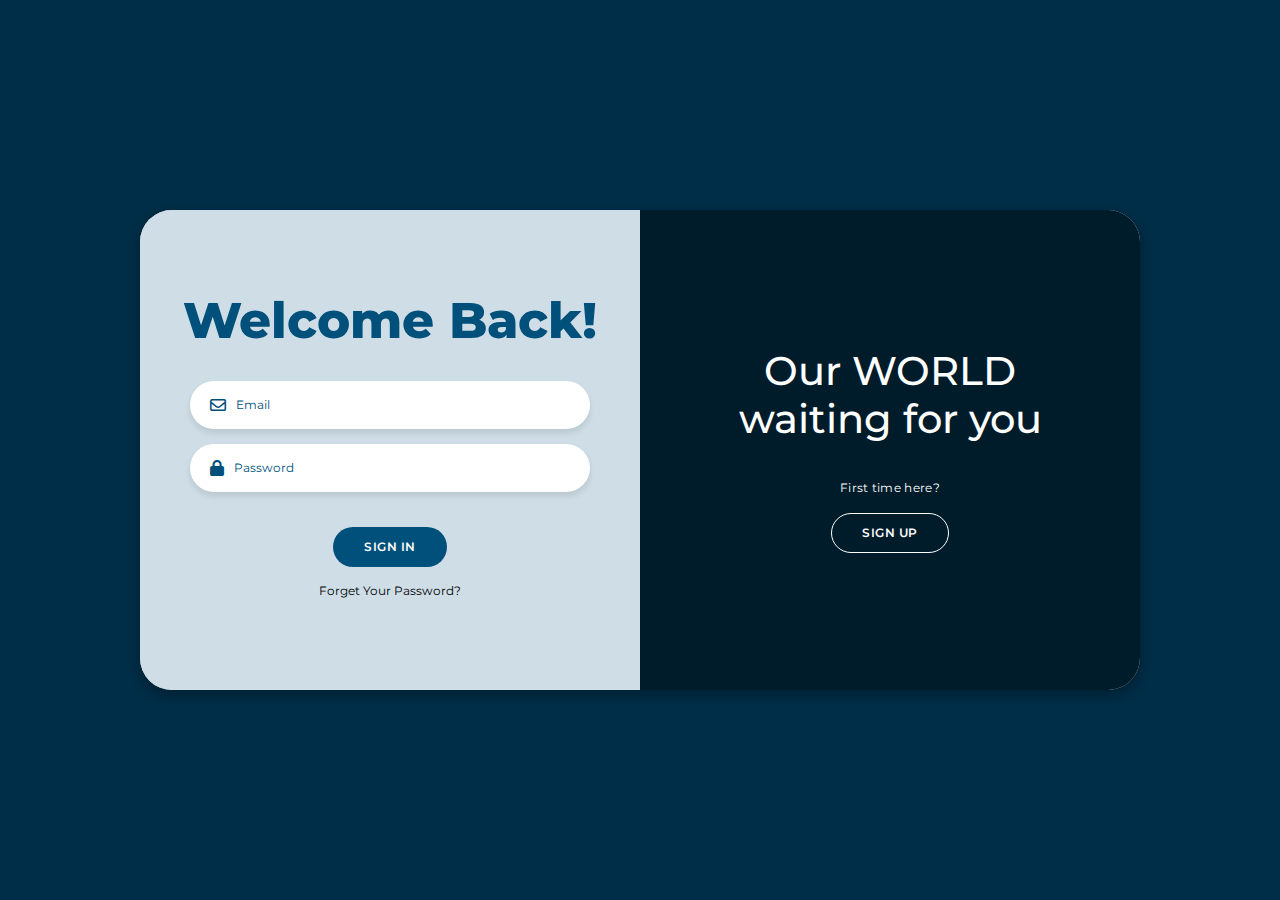
<file: index.html>
<!DOCTYPE html>
<html lang="en">
	<head>
		<meta charset="UTF-8" />
		<meta name="viewport" content="width=device-width, initial-scale=1.0" />
		<title>Login System</title>
		<link rel="preconnect" href="https://fonts.googleapis.com" />
		<link rel="preconnect" href="https://fonts.gstatic.com" crossorigin />
		<link
			href="https://fonts.googleapis.com/css2?family=Montserrat:ital,wght@0,100..900;1,100..900&family=Roboto:ital,wght@0,100;0,300;0,400;0,500;0,700;0,900;1,100;1,300;1,400;1,500;1,700;1,900&display=swap"
			rel="stylesheet"
		/>
		<link rel="stylesheet" href="css/all.min.css" />
		<link rel="stylesheet" href="css/bootstrap.min.css" />
		<link rel="stylesheet" href="css/style.css" />
	</head>
	<body class="d-flex align-items-center justify-content-center flex-column">
		<div class="container" id="container">
			<div class="form-container d-flex align-items-center justify-content-center flex-column sign-up">
					<h1>Hello There!</h1>
					<div
						class="signin_up-container d-flex align-items-center align-content-center flex-column"
					>
						<div class="input-field d-flex align-items-center w-100">
							<i class="fa-regular fa-user"></i>
							<input
								type="text"
								class="form-control"
								placeholder="Name"
								id="signupName"
							/>
						</div>
						<div class="input-field d-flex align-items-center w-100">
							<i class="fa-regular fa-envelope"></i>
							<input
								type="email"
								class="form-control"
								placeholder="Email"
								id="signupEmail"
							/>
						</div>
						<div class="input-field d-flex align-items-center w-100">
							<i class="fa-solid fa-lock"></i>
							<input
								type="password"
								class="form-control"
								placeholder="Password"
								id="signupPassword"
							/>
						</div>
						<div class="checkbox-container d-flex align-items-center gap-2 form-check">
							<input
								type="checkbox"
								class="form-check-input"
								id="conditions"
								required
							/>
							<label class="form-check-label" for="conditions">
								I've read and agree to
								<a href="#" class="condition">Terms & Conditions</a>
							</label>
						</div>
						<p id="signupIncorrect"></p>
						<button onclick="signUp()" class="btn btn-primary">Create Account</button>
					</div>
			</div>
			<div class="form-container d-flex align-items-center justify-content-center flex-column sign-in">
					<h1>Welcome Back!</h1>
					<div
						class="signin_up-container d-flex align-items-center align-content-center flex-column"
					>
						<div class="input-field d-flex align-items-center w-100">
							<i class="fa-regular fa-envelope"></i>
							<input
								type="email"
								class="form-control"
								placeholder="Email"
								autofocus
								id="signinEmail"
							/>
						</div>
						<div class="input-field d-flex align-items-center w-100">
							<i class="fa-solid fa-lock"></i>
							<input
								type="password"
								class="form-control"
								placeholder="Password"
								id="signinPassword"
							/>
						</div>
						<p id="signinIncorrect"></p>
						<button onclick="login()" class="btn btn-primary">Sign In</button>
						<a href="#">Forget Your Password?</a>
					</div>
			</div>
			<div class="toggle-container position-absolute overflow-hidden">
				<div class="toggle">
					<div class="toggle-panel d-flex align-items-center justify-content-center flex-column text-center position-absolute toggle-left">
						<h1>Join us to our <br />WORLD</h1>
						<p>Do you already join before?</p>
						<button class="hidden" id="login">Sign In</button>
					</div>
					<div class="toggle-panel d-flex align-items-center justify-content-center flex-column text-center position-absolute toggle-right">
						<h1>Our WORLD <br />waiting for you</h1>
						<p>First time here?</p>
						<button class="hidden" id="register">Sign Up</button>
					</div>
				</div>
			</div>
		</div>
		<script src="js/main.js"></script>
	</body>
</html>
</file>
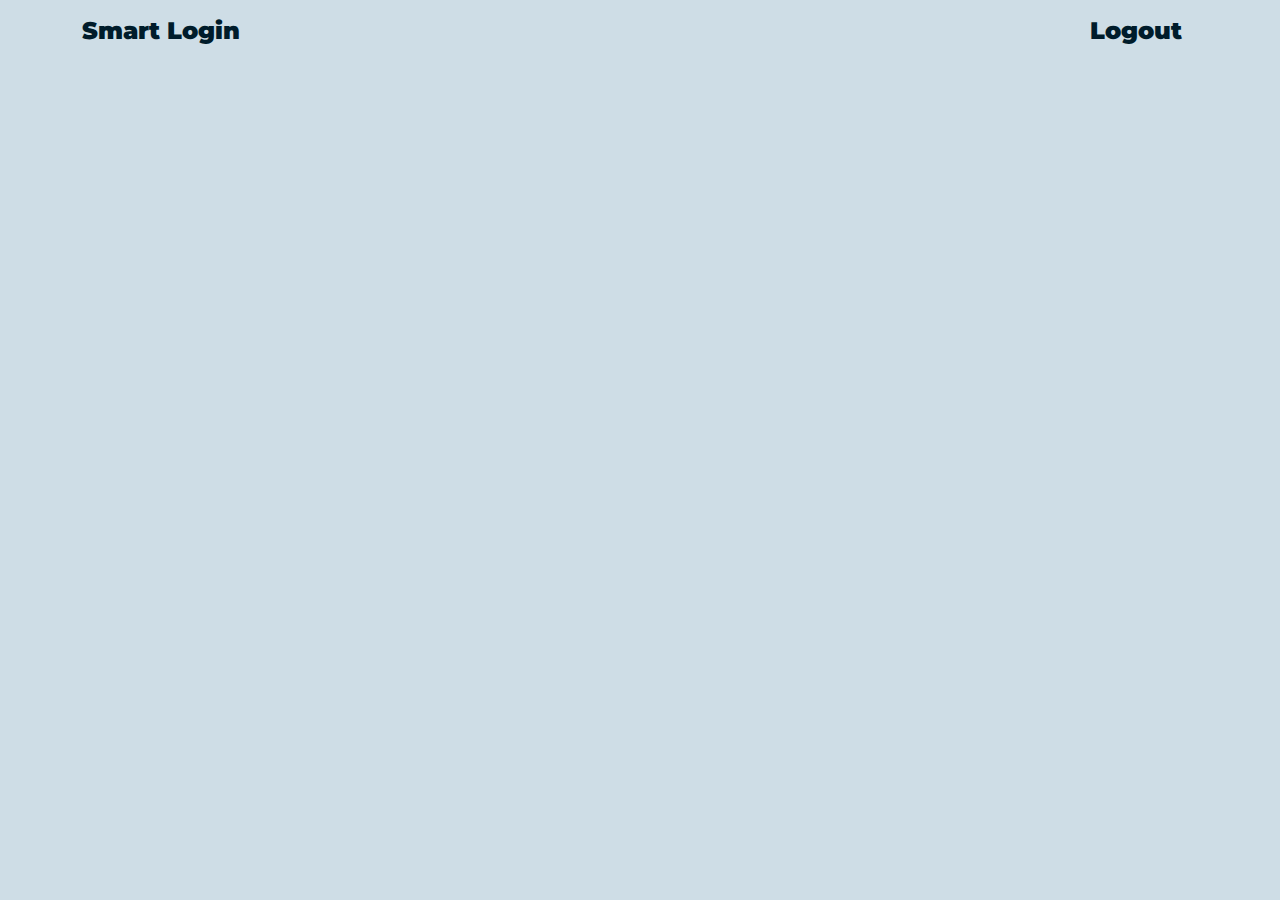
<file: welcomePage.html>
<!DOCTYPE html>
<html lang="en">
	<head>
		<meta charset="UTF-8" />
		<meta name="viewport" content="width=device-width, initial-scale=1.0" />
		<title>Welcome</title>
		<link rel="preconnect" href="https://fonts.googleapis.com" />
		<link rel="preconnect" href="https://fonts.gstatic.com" crossorigin />
		<link
			href="https://fonts.googleapis.com/css2?family=Montserrat:ital,wght@0,100..900;1,100..900&family=Roboto:ital,wght@0,100;0,300;0,400;0,500;0,700;0,900;1,100;1,300;1,400;1,500;1,700;1,900&display=swap"
			rel="stylesheet"
		/>
		<link rel="stylesheet" href="css/bootstrap.min.css" />
		<link rel="stylesheet" href="css/welcome.css" />
	</head>
	<body>
		<nav class="navbar bg-transparent">
			<div class="container-fluid">
				<div class="container d-flex flex-row justify-content-between">
					<a class="navbar-brand" href="#">Smart Login</a>
					<a class="navbar-brand" href="#" onclick="logout()">Logout</a>
				</div>
			</div>
		</nav>
        <div class="container my-5 text-center h-100 d-flex align-items-center">
                <div class="group m-auto w-75 p-5 translate-middle-y">
                    <h1 id="username"></h1>
                </div>
        </div>

		<script src="js/bootstrap.bundle.min.js"></script>
		<script src="js/main.js"></script>
		<script src="js/welcome.js"></script>
	</body>
</html>
</file>
<file: css/style.css>
:root {
	--primary-color: #00507c;
	--secondary-color: #002e48;
	--background-color: #cedde6;
	--input-bg-color: #fff;
	--button-bg-color: #00507c;
	--button-hover-bg-color: #006297;
	--text-color: #000000;
	--placeholder-color: #a0a0a0;
	--box-shadow: rgba(0, 0, 0, 0.35);
	--font-family: "Montserrat", sans-serif;
}

* {
	margin: 0;
	padding: 0;
	box-sizing: border-box;
	font-family: var(--font-family);
}

body {
	background-color: var(--secondary-color);
	height: 100vh;
}

.container {
	background-color: var(--background-color);
	border-radius: 32px;
	box-shadow: 0 5px 15px var(--box-shadow);
	position: relative;
	overflow: hidden;
	width: 1000px;
	max-width: 100%;
	min-height: 480px;
}

.signin_up-container {
	width: 100%;
	max-width: 400px;
}

.input-field {
	background-color: var(--input-bg-color);
	border-radius: 50px;
	padding: 10px 20px;
	margin-bottom: 15px;
	box-shadow: 0 4px 6px rgba(0, 0, 0, 0.1);
}

.input-field i {
	color: var(--primary-color);
	font-size: 16px;
	margin-right: 10px;
}

.input-field input {
	border: none;
	outline: none;
	flex: 1;
	font-size: 14px;
	color: var(--primary-color);
	padding: 5px 0;
}

.input-field .toggle-password {
	cursor: pointer;
}

.input-field input::placeholder {
	color: var(--placeholder-color);
	font-size: 12px;
}

.checkbox-container p {
	margin: 0;
	white-space: nowrap;
	font-size: 12px;
	color: var(--primary-color);
}

.checkbox-container input[type="checkbox"] {
	width: 14px;
	height: 14px;
	margin: 0;
}

.checkbox-container a.condition {
	cursor: pointer;
	color: var(--text-color);
}

.container p {
	font-size: 12px;
	line-height: 20px;
	letter-spacing: 0.3px;
	margin: 5px 0;
}

.container span {
	font-size: 12px;
}

.container a {
	color: var(--text-color);
	font-size: 12px;
	text-decoration: none;
	margin: 15px 0 10px;
}

.container button {
	background-color: var(--button-bg-color);
	color: var(--input-bg-color);
	font-size: 12px;
	padding: 10px 30px;
	border: 1px solid transparent;
	border-radius: 48px;
	font-weight: 600;
	letter-spacing: 0.5px;
	text-transform: uppercase;
	margin-top: 10px;
	cursor: pointer;
	transition: all 0.3s ease-in-out;
}

.container button:hover {
	background-color: var(--button-hover-bg-color);
	color: var(--input-bg-color);
}

.container button.hidden {
	background-color: transparent;
	border-color: #fff;
}

.container .form-container {
	background-color: var(--background-color);
	padding: 0 40px;
	height: 100%;
}

h1 {
	margin-bottom: 30px;
}

.container input {
	background-color: var(--input-bg-color);
	border: none;
	font-size: 12px;
	border-radius: 48px;
	width: 100%;
	outline: none;
}

.container input::placeholder {
	color: var(--primary-color);
}

.form-container {
	position: absolute;
	background-color: var(--background-color);
	top: 0;
	height: 100%;
	transition: all 0.6s ease-in-out;
}

.form-container h1 {
	color: var(--primary-color);
	font-size: 50px;
	font-weight: 800;
}

.sign-in {
	left: 0;
	width: 50%;
	z-index: 2;
}

.container.active .sign-in {
	transform: translateX(100%);
}

.sign-up {
	left: 0;
	width: 50%;
	opacity: 0;
	z-index: 1;
}

.container.active .sign-up {
	transform: translateX(100%);
	opacity: 1;
	z-index: 5;
	animation: move 0.6s;
}

@keyframes move {
	0%,
	49.99% {
		opacity: 0;
		z-index: 1;
	}
	50%,
	100% {
		opacity: 1;
		z-index: 5;
	}
}


.toggle-container {
	top: 0;
	left: 50%;
	width: 50%;
	height: 100%;
	transition: all 0.6s ease-in-out;
	z-index: 1000;
}

.container.active .toggle-container {
	transform: translateX(-100%);
}

.toggle {
	background-color: #001c2b;
	height: 100%;
	color: var(--input-bg-color);
	position: relative;
	left: -100%;
	height: 100%;
	width: 200%;
	transform: translateX(0);
	transition: all 0.6s ease-in-out;
}

.container.active .toggle {
	transform: translateX(50%);
}

.toggle-panel {
	width: 50%;
	height: 100%;
	padding: 0 30px;
	top: 0;
	transform: translateX(0);
	transition: all 0.6s ease-in-out;
}

.toggle-left {
	transform: translateX(-200%);
}

.container.active .toggle-left {
	transform: translateX(0);
}

.toggle-right {
	right: 0;
	transform: translateX(0);
}

.container.active .toggle-right {
	transform: translateX(200%);
}
.form-control {
	box-shadow: none !important;
}
</file>
<file: css/welcome.css>
* {
    margin: 0;
    padding: 0;
    box-sizing: border-box;
}
body {
    background-color: #CEDDE6;
    height: 80vh;
}
div.container a {
    color: #001C2B;
    text-decoration: none;
    font-family: "Montserrat", sans-serif;
    font-weight: 900;
    font-size: 24px;
}
</file>
